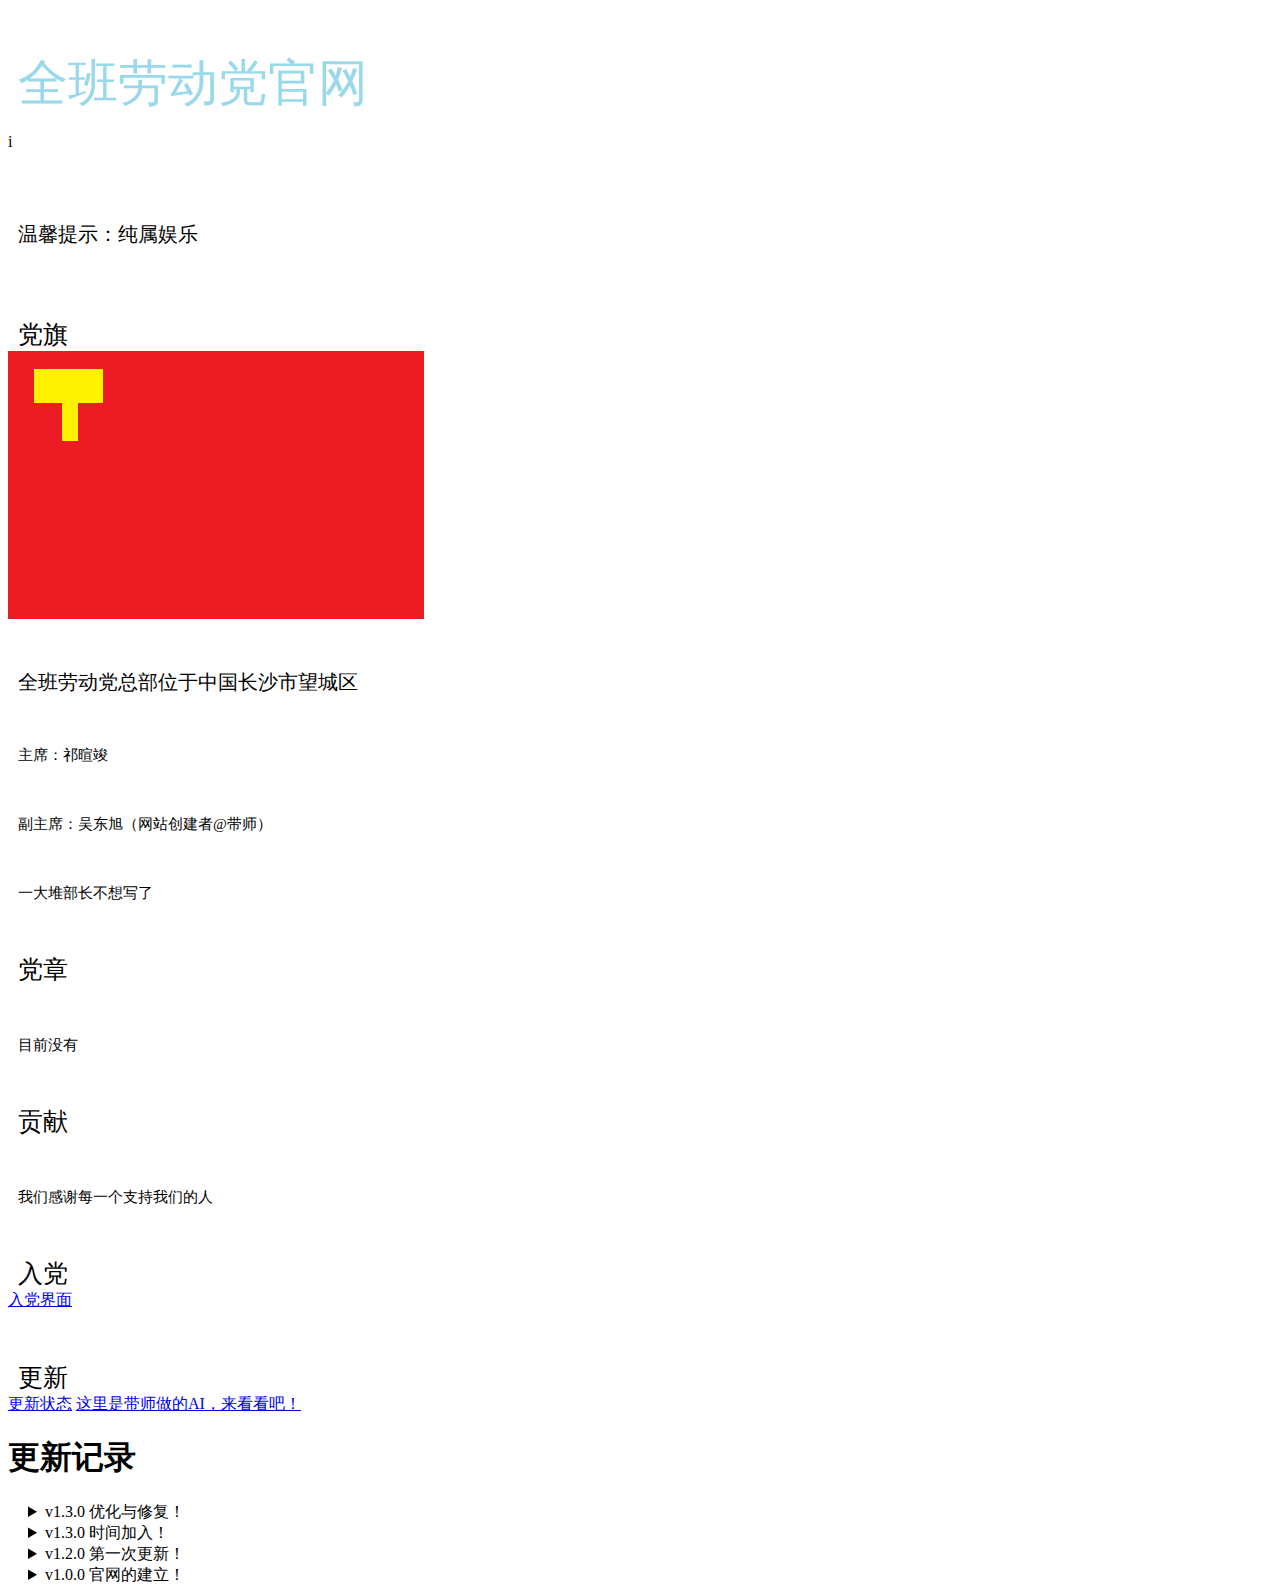
<file: index.html>
<html lang="en" style="height: 100%;">
<title>全班劳动党官网</title>
<head>
   	 <meta charset="UTF-8" />
	 <meta http-equiv="X-UA-Compatible" content="IE=edge" />
	 <meta name="viewport" content="width=device-width, initial-scale=1.0, maximum-scale=1.0, user-scalable=no" />
	 <meta name="format-detection" content="telephone=no" />
	 <p class="tit" style="margin: 50px 10 0 10px;font-size:50px;color: #99D9EA;">全班劳动党官网<p class="detail" style='--cnt:"我们坚决拥护中国共产党的领导，绝没有分裂国家的想法和行为。\"全班劳动党\"并不是一个真实的团体，是一个虚构的不存在的组织。"'>i</a>
	 <p class="tit" style="margin: 70px 10 0 10px;font-size:20px;color: #000;">温馨提示：纯属娱乐</p>
	 <script>
	     function  getD1(){
	         var date=new Date();
	         var d1=date.toLocaleString();
	         document.getElementById("datetime").innerHTML =d1; 
	     }
	 
	     setInterval("getD1();",1000);
	 
	</script> 

	<p class="tit" style="margin: 70px 10 0 10px;font-size:25px;color: #000;">党旗</p>
	<a class="a sm-app"><img src="qizhi.jpg">
	</a>
	 <p class="tit" style="margin: 50px 0 0 10px;font-size:20px;color: #000;">全班劳动党总部位于中国长沙市望城区</p>
	 <p class="tit" style="margin: 50px 0 0 10px;font-size:15px;color: #000;">主席：祁暄竣</p>
	 <p class="tit" style="margin: 50px 0 0 10px;font-size:15px;color: #000;">副主席：吴东旭（网站创建者@带师）</p>
	 <p class="tit" style="margin: 50px 0 0 10px;font-size:15px;color: #000;">一大堆部长不想写了</p>
	<p class="tit" style="margin: 50px 0 0 10px;font-size:25px;color: #000;">党章</p>
   	<p class="tit" style="margin: 50px 0 0 10px;font-size:15px;color: #000;">目前没有</p>
	<p class="tit" style="margin: 50px 0 0 10px;font-size:25px;color: #000;">贡献</p>
	<p class="tit" style="margin: 50px 0 0 10px;font-size:15px;color: #000;">我们感谢每一个支持我们的人</p>
	<p class="tit" style="margin: 50px 0 0 10px;font-size:25px;color: #000;">入党</p>
	<a href="rudang.html" target="top">入党界面</a>
	<p class="tit" style="margin: 50px 0 0 10px;font-size:25px;color: #000;">更新</p>
	<a href="gx.html" target="top">更新状态</a>
	<a href="AI Web/AI Interface.html" target="top">这里是带师做的AI，来看看吧！</a>
 	<h1 class="tit"><span></span>更新记录</h1>
		<div style="margin-left: 20px;">
			<details><summary><span>v1.3.0</span> 优化与修复！</summary><p>
				&emsp;&emsp;-修改时间</p>
				&emsp;&emsp;-添加更新状态页面</p>
                                &emsp;&emsp;-细节优化和修复</p>
			</details>
			<details><summary><span>v1.3.0</span> 时间加入！</summary><p>
				&emsp;&emsp;-时间加入</p>
				&emsp;&emsp;-更改“入党”页面</p>
                                &emsp;&emsp;-细节优化和修复</p>
			</details>
			<details><summary><span>v1.2.0</span> 第一次更新！</summary><p>
				&emsp;&emsp;-(更新来自@带师win)</p>
                                &emsp;&emsp;-更新行距</p> 
                                &emsp;&emsp;-党旗的加入</p>
				&emsp;&emsp;-新增“入党”页面</p>
                                &emsp;&emsp;-细节优化和修复</p>
			</details>
                        <details><summary><span>v1.0.0</span> 官网的建立！</summary><p>
				&emsp;&emsp;-(更新来自@带师win)</p>
				&emsp;&emsp;-建立网页</p>
                                &emsp;&emsp;-写下文字</p> 
                                &emsp;&emsp;-修改字体及颜色</p>
                                &emsp;&emsp;-细节优化和修复</p>
	<body  onload = getD1()>
	<div id="datetime">/div>
</file>
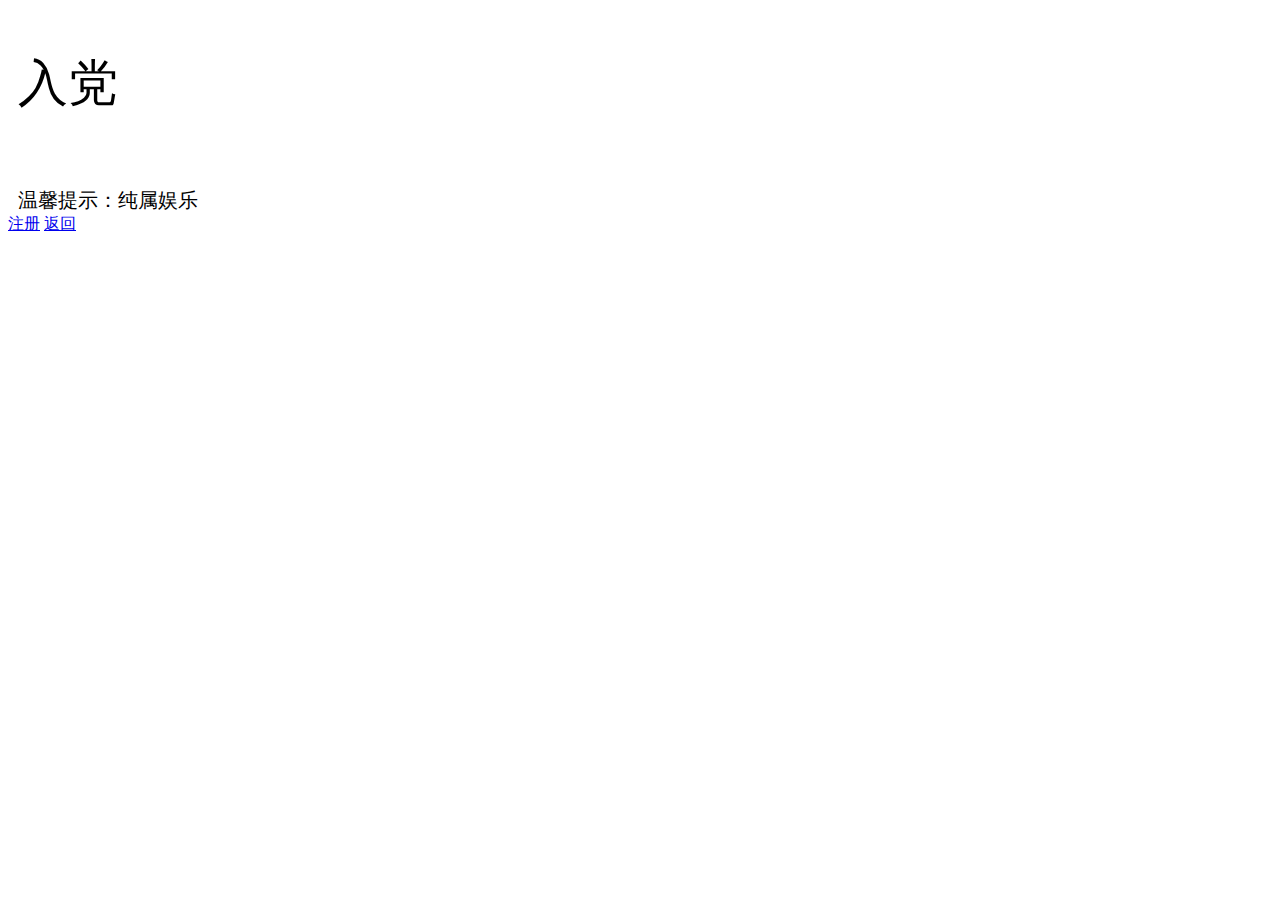
<file: rudang.html>
<html lang="en" style="height: 100%;">
<title>全班劳动党入党事务网</title>
<head>
   	 <meta charset="UTF-8" />
	 <meta http-equiv="X-UA-Compatible" content="IE=edge" />
	 <meta name="viewport" content="width=device-width, initial-scale=1.0, maximum-scale=1.0, user-scalable=no" />
	 <meta name="format-detection" content="telephone=no" />
	 <p class="tit" style="margin: 50px 10 0 10px;font-size:50px;color: #000;">入党</p>
	 <p class="tit" style="margin: 70px 10 0 10px;font-size:20px;color: #000;">温馨提示：纯属娱乐</p>
  	<a href="注册.html" target="top">注册</a>
        <a href="index.html" target="top">返回</a>
</file>
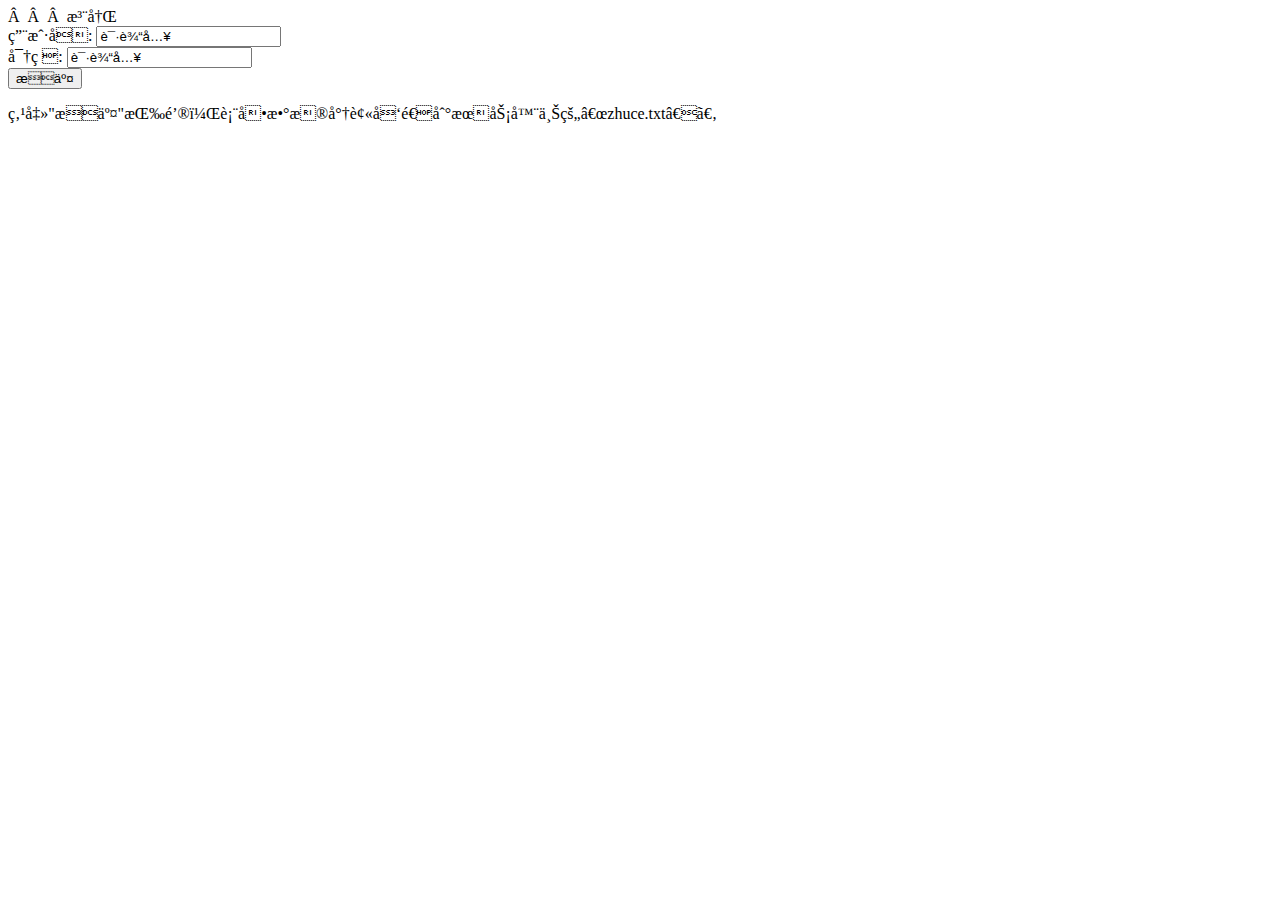
<file: 注册.html>
<!DOCTYPE html>
<html>
<head> 
<meta charset="utf-8"> 
<title>全班劳动党注册</title> 
</head>
<body>
<a>注册</a>
<form action="zhuce.txt">
用户名: <input type="text" name="用户名" value="请输入"><br>
密码: <input type="text" name="密码" value="请输入"><br>
<input type="submit" value="提交">
</form>

<p>点击"提交"按钮，表单数据将被发送到服务器上的“zhuce.txt”。</p>

</body>
</html>
</file>
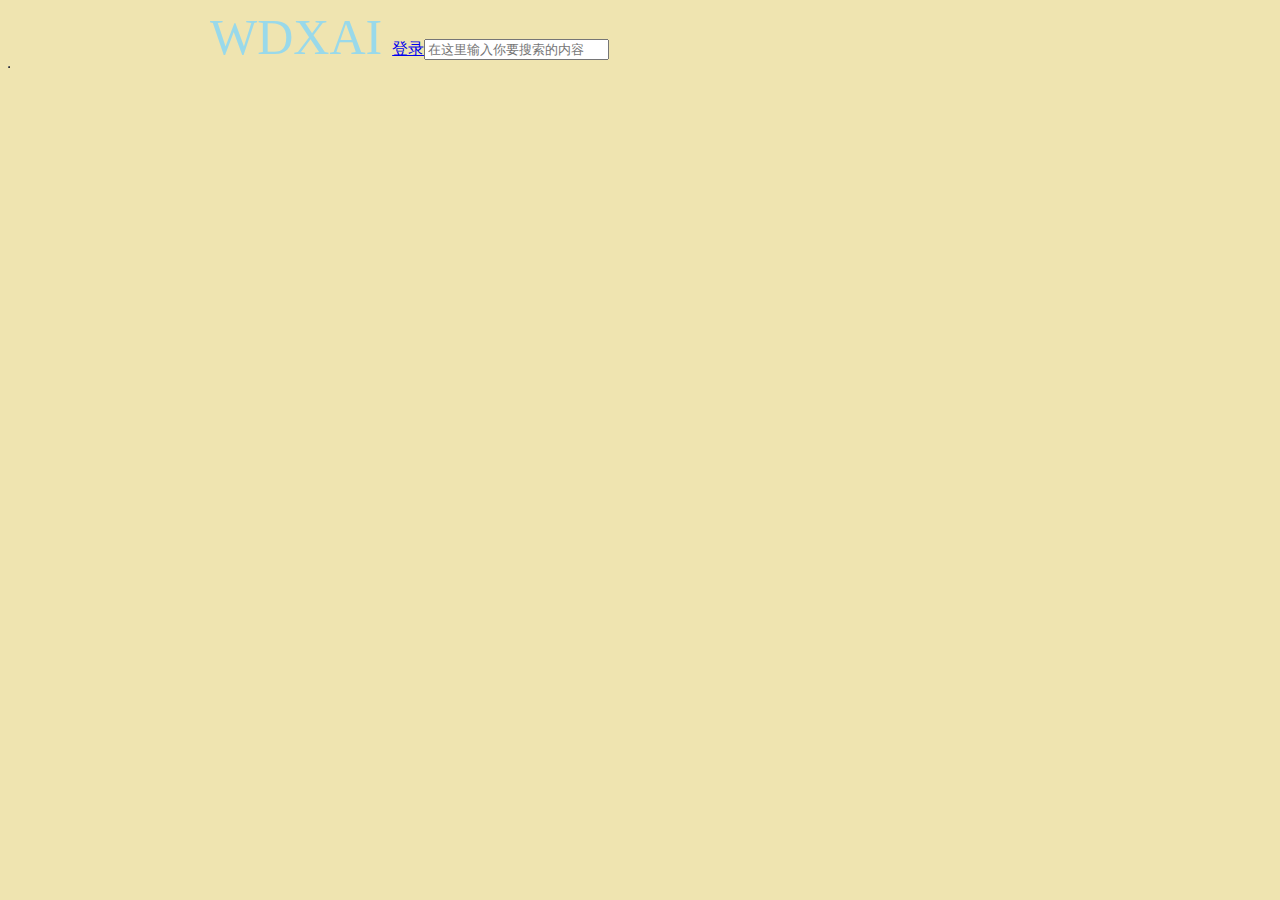
<file: AI Web/AI.html>
<html lang="en" style="height: 100%;">
<table border="1" cellpadding="0" cellspacing="0" >
<meta charset="UTF-8">
<meta http-equiv="X-UA-Compatible" content="IE=edge">
<meta name="viewport" content="width=device-width, initial-scale=1.0">
<title>WDX AI</title>
<head>
	<meta charset="utf-8">
	<a>&emsp;&emsp;&emsp;&emsp;&emsp;&emsp;&emsp;&emsp;&emsp;&emsp;&emsp;&emsp;</a>
	<a class="w_space-item" style="margin: 50px 10 0 10px;font-size:50px;color: #99D9EA;">WDXAI</a>
	<a href="dl.html" target="top">登录</a>
			<input type="text" class="input" placeholder="在这里输入你要搜索的内容" id="search-input"
				oninput="apps.search.search(this.value.length)">
			<input-before class="bi bi-search"></input-before>
			<div class="tab">
			<style>
				body{
					background-size: 100% ;
				}
			</style>
<head>
<body background="img/bg.png" >
<html>
</file>
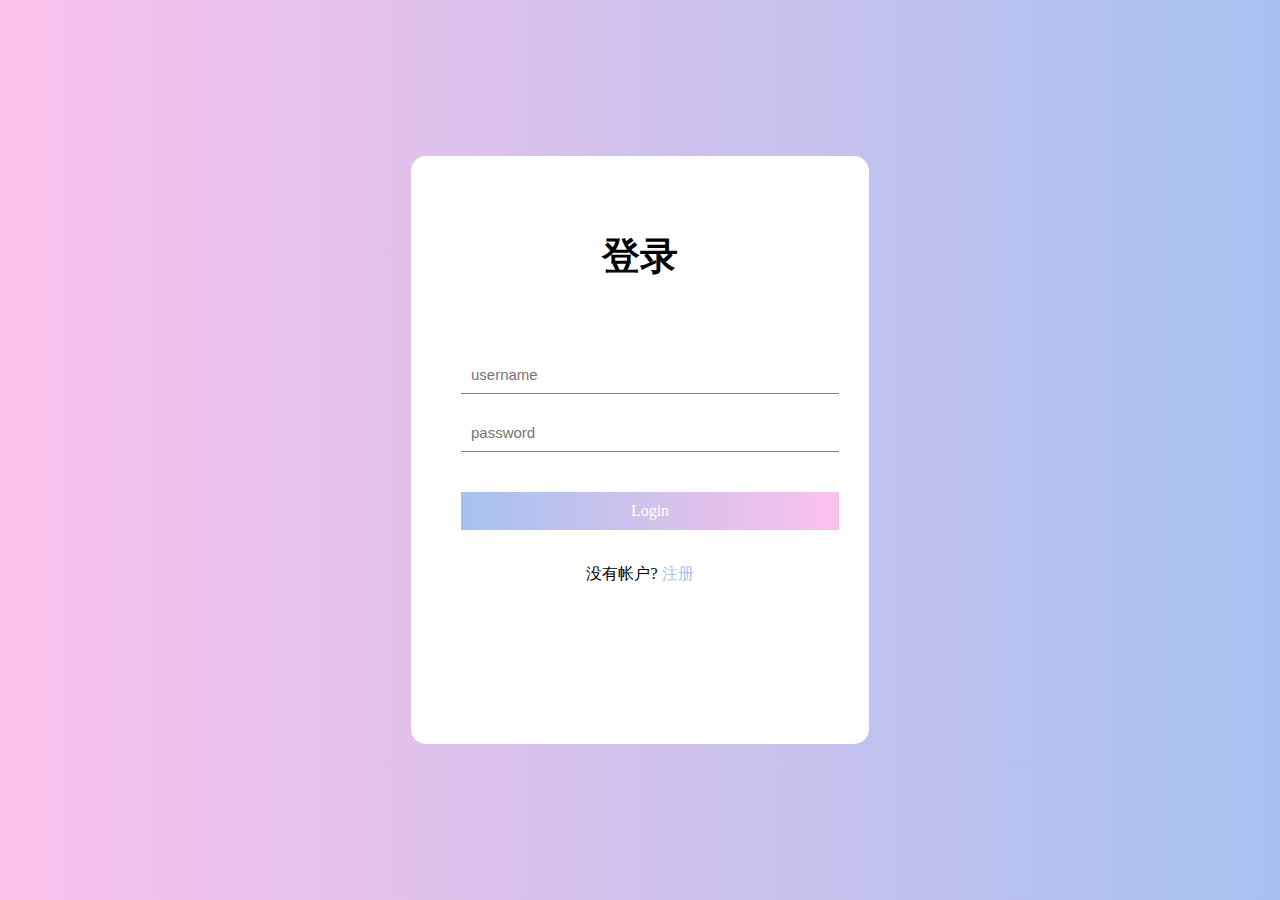
<file: AI Web/dl.html>
<!DOCTYPE html>
<html lang="en">
<head>
    <meta charset="UTF-8">
    <meta name="viewport" content="width=device-width, initial-scale=1.0">
    <title>Document</title>
    <style>
        * {
            margin: 0;
            padding: 0;
        }
        html {
            height: 100%;
        }
        body {
            height: 100%;
        }
        .container {
            height: 100%;
            background-image: linear-gradient(to right, #fbc2eb, #a6c1ee);
        }
        .login-wrapper {
            background-color: #fff;
            width: 358px;
            height: 588px;
            border-radius: 15px;
            padding: 0 50px;
            position: relative;
            left: 50%;
            top: 50%;
            transform: translate(-50%, -50%);
        }
        .header {
            font-size: 38px;
            font-weight: bold;
            text-align: center;
            line-height: 200px;
        }
        .input-item {
            display: block;
            width: 100%;
            margin-bottom: 20px;
            border: 0;
            padding: 10px;
            border-bottom: 1px solid rgb(128, 125, 125);
            font-size: 15px;
            outline: none;
        }
        .input-item:placeholder {
            text-transform: uppercase;
        }
        .btn {
            text-align: center;
            padding: 10px;
            width: 100%;
            margin-top: 40px;
            background-image: linear-gradient(to right, #a6c1ee, #fbc2eb);
            color: #fff;
        }
        .msg {
            text-align: center;
            line-height: 88px;
        }
        a {
            text-decoration-line: none;
            color: #abc1ee;
        }
    </style>
</head>
<body>
    <div class="container">
        <div class="login-wrapper">
            <div class="header">登录</div>
            <div class="form-wrapper">
                <input type="text" name="username" placeholder="username" class="input-item">
                <input type="password" name="password" placeholder="password" class="input-item">
                <div class="btn">Login</div>
            </div>
            <div class="msg">
                没有帐户?
                <a href="ones.html" target="top">注册</a>
            </div>
        </div>
    </div>
</body>
</html>
</file>
